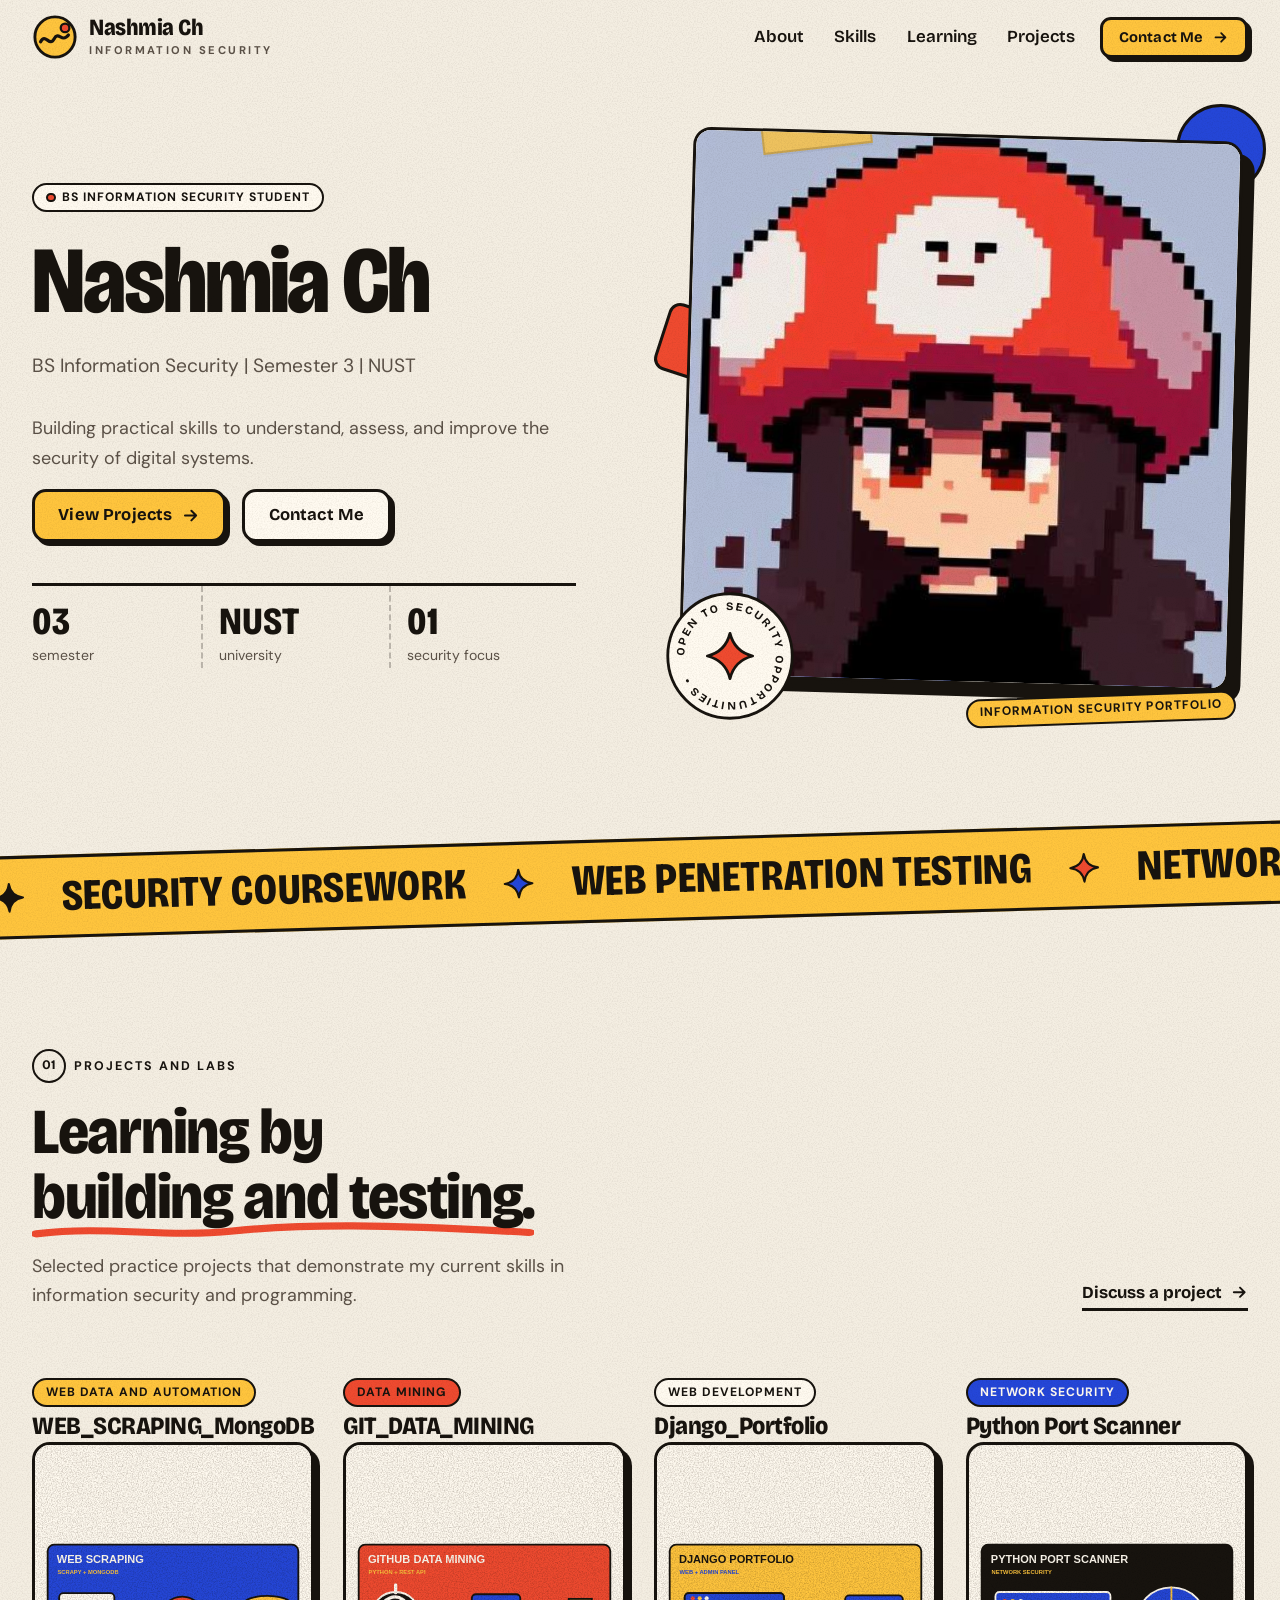
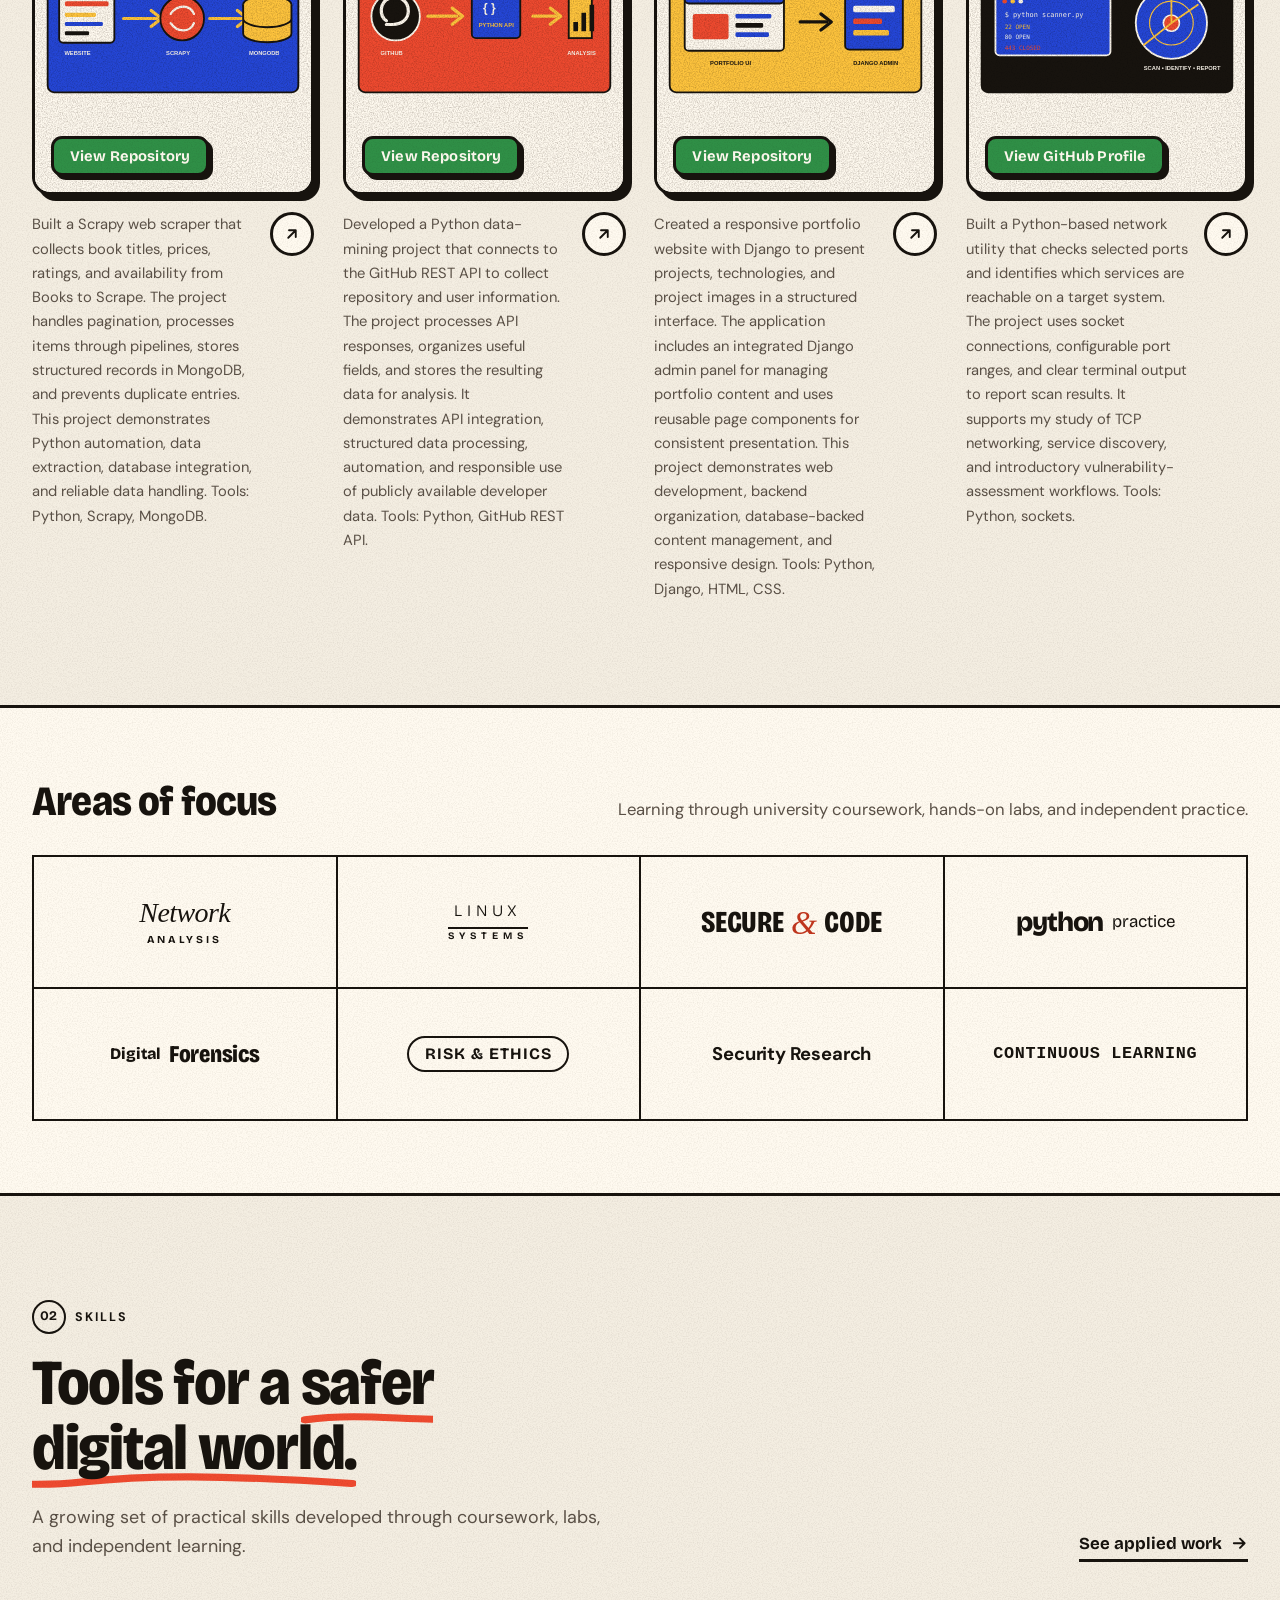
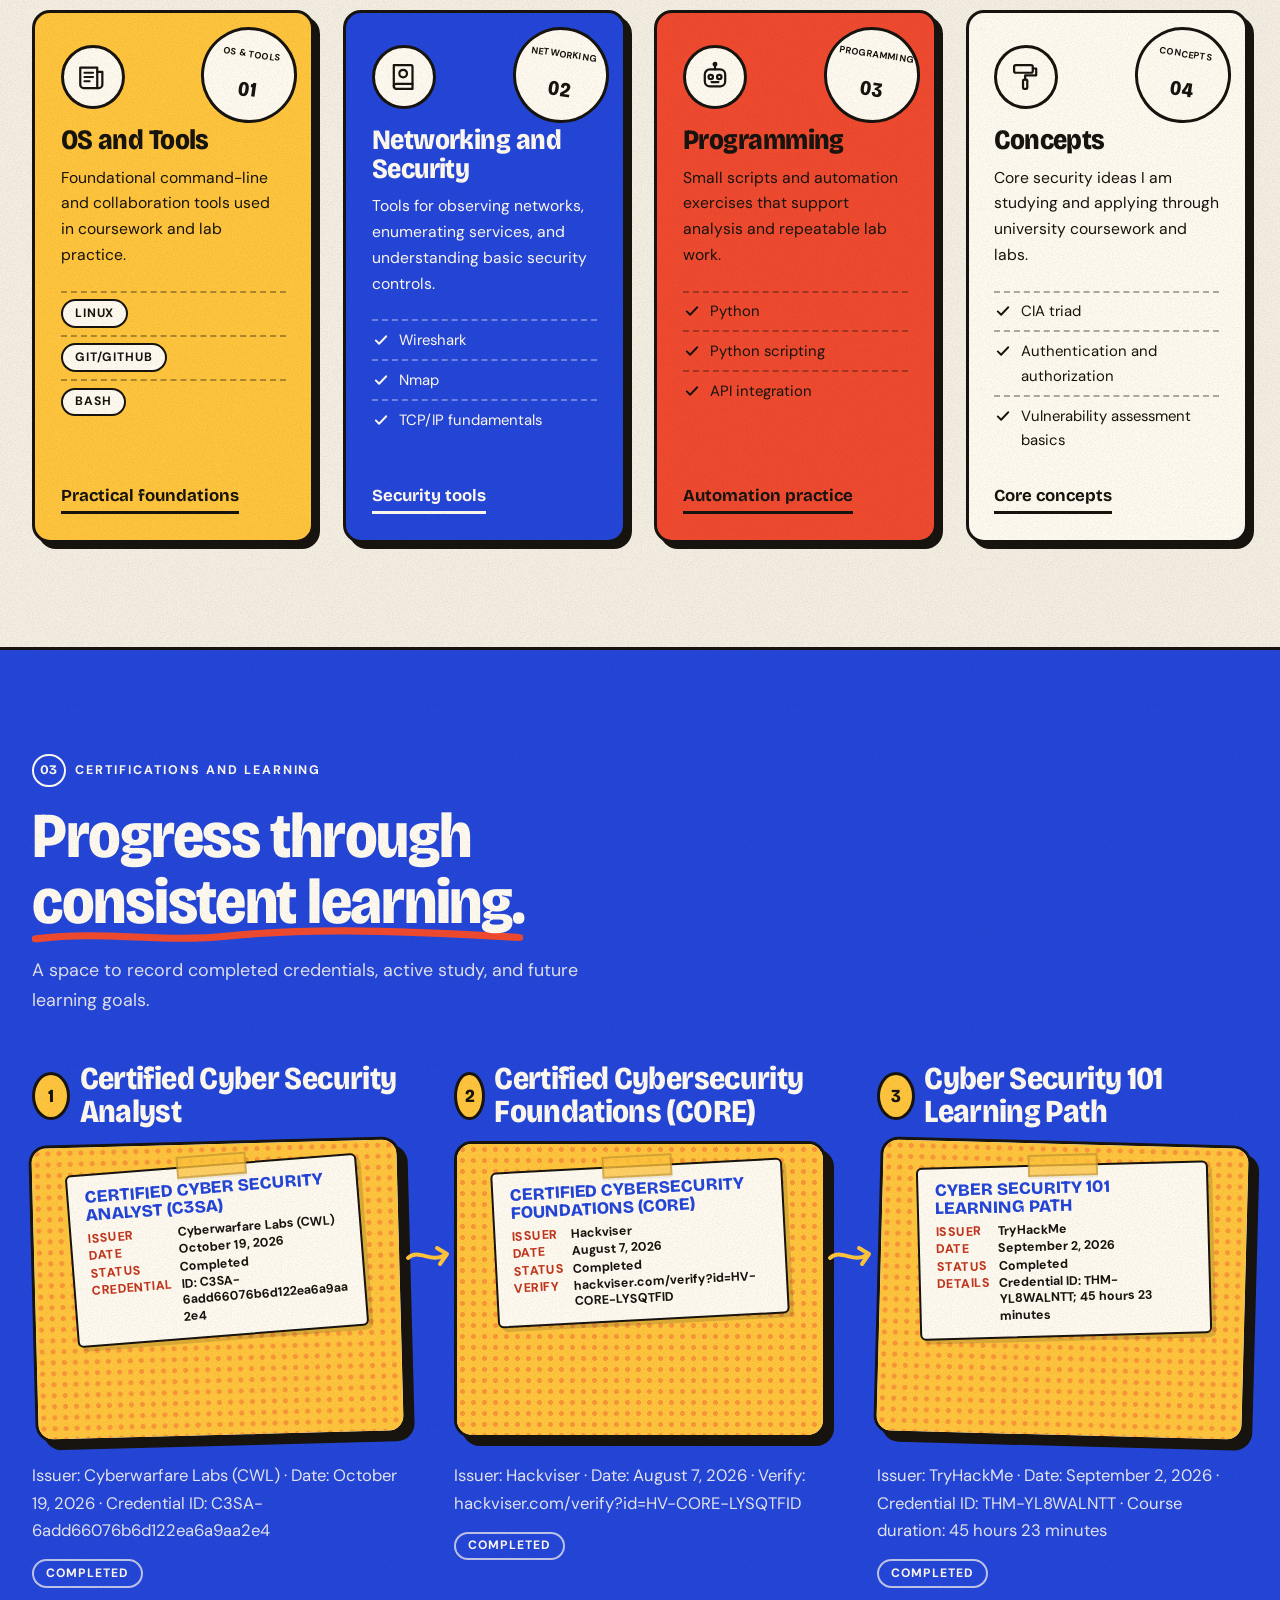
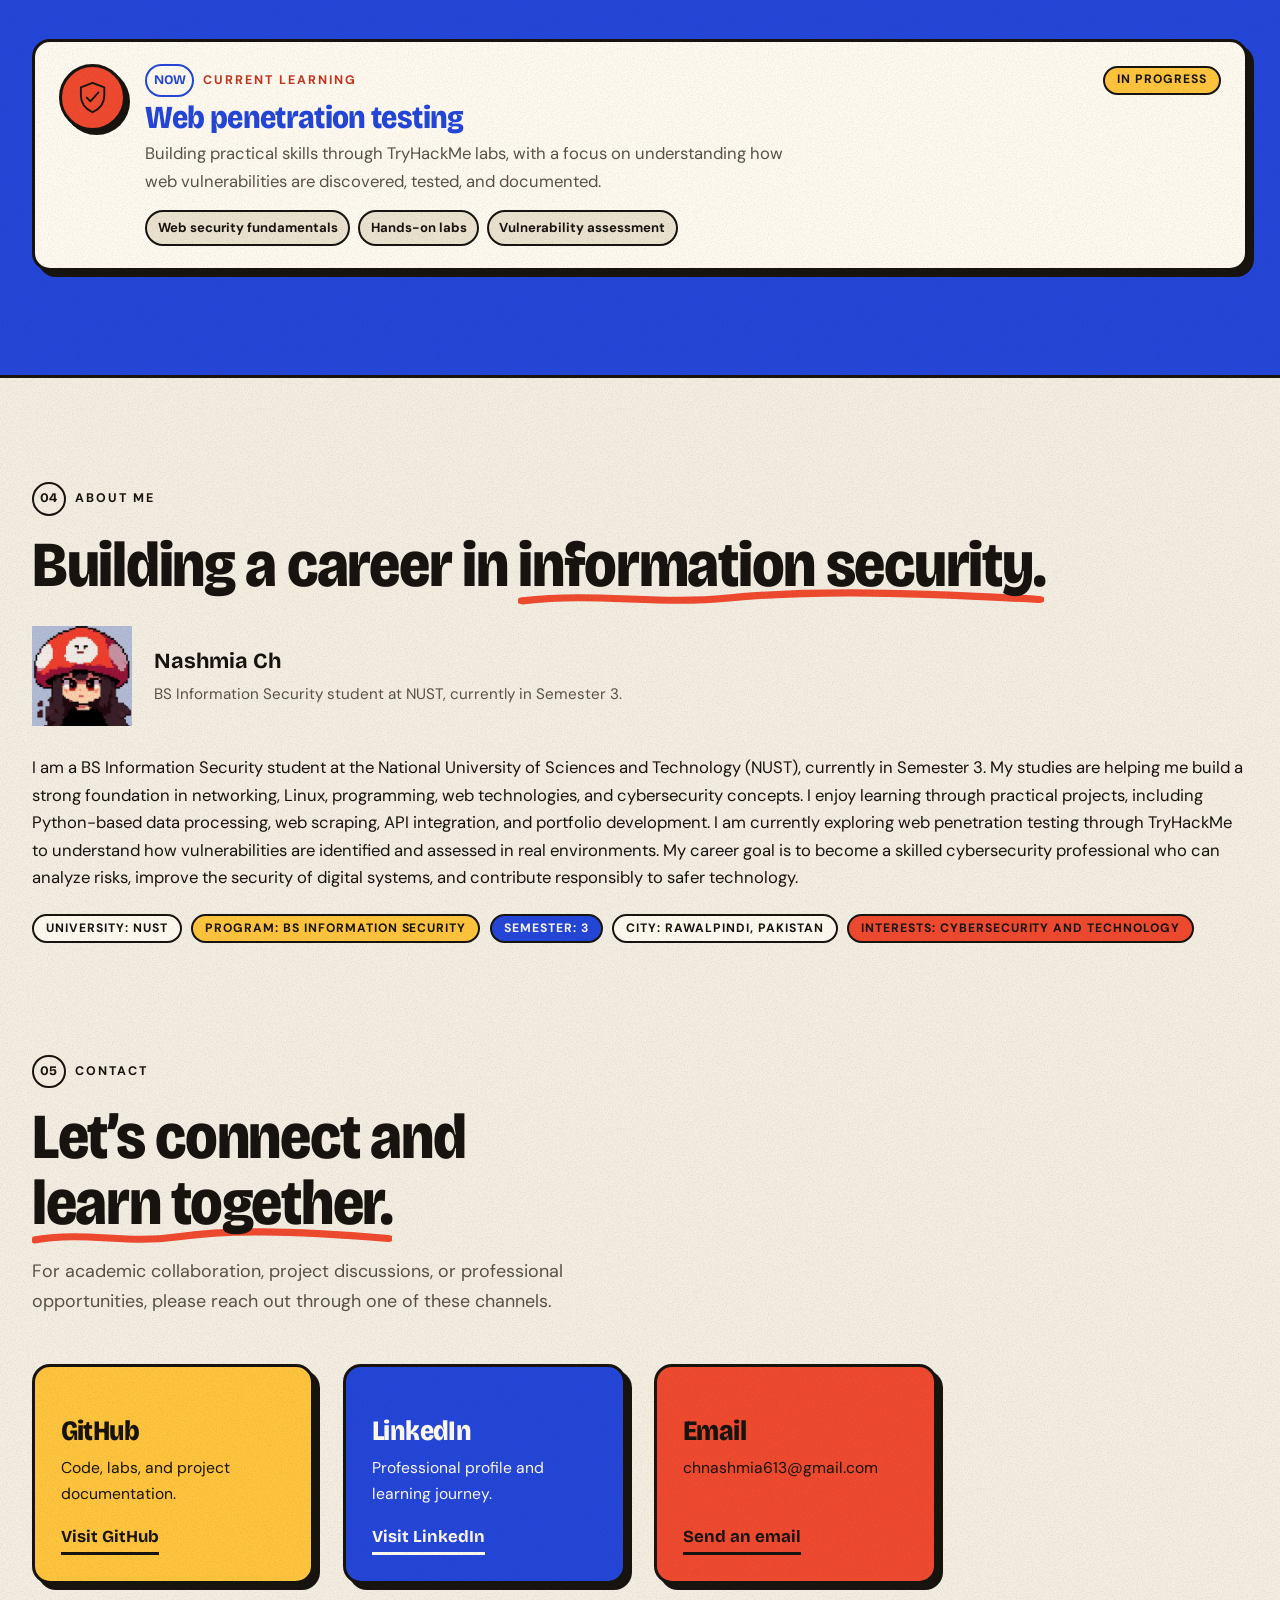
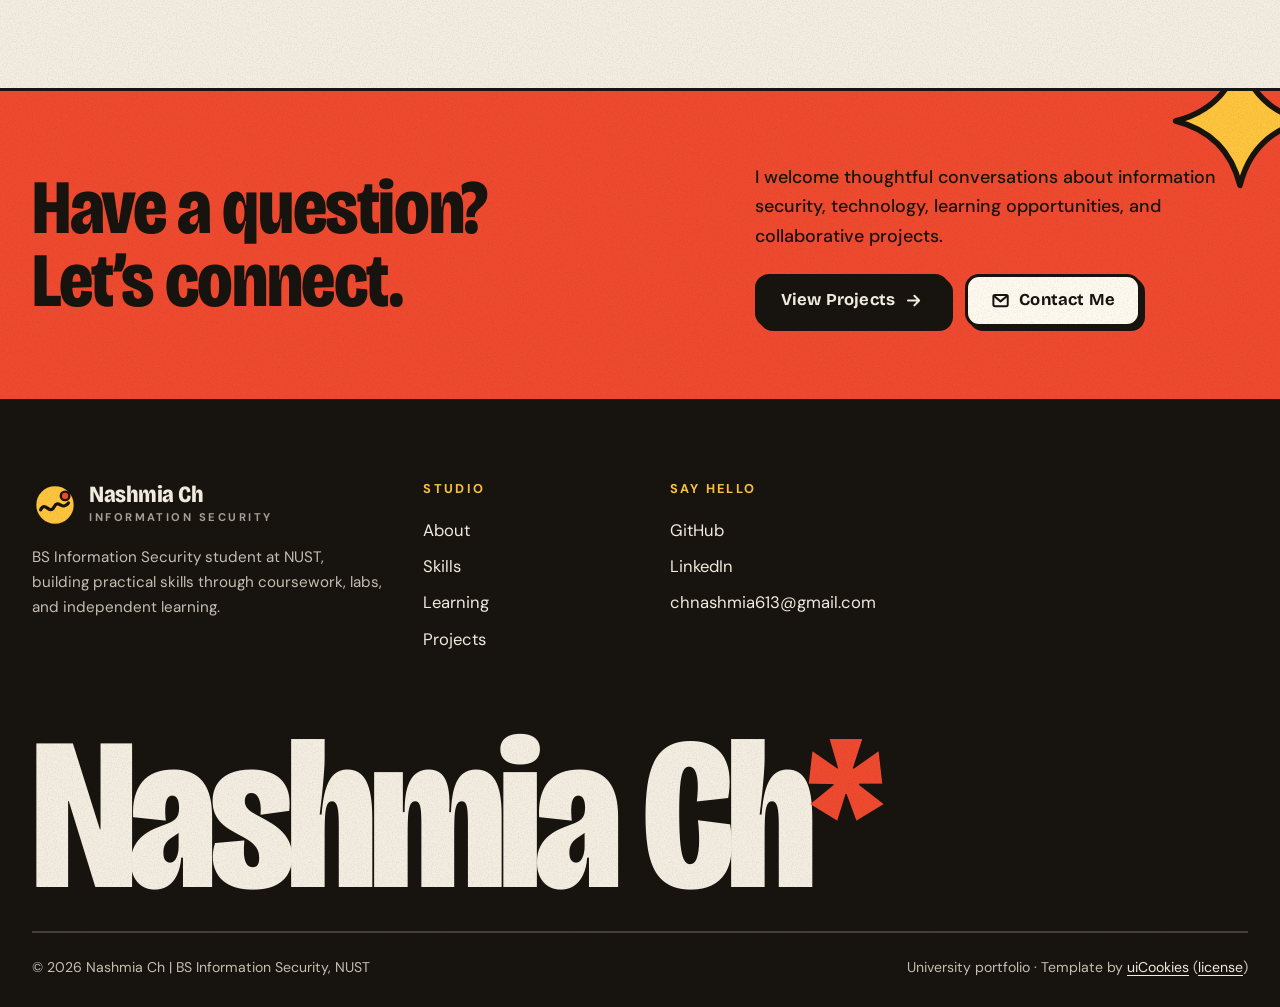
<file: index.html>
<!DOCTYPE html>
<html lang="en">
<head>
  <script>document.documentElement.classList.add('js')</script>
  <meta charset="utf-8">
  <meta name="viewport" content="width=device-width, initial-scale=1">
  <title>Nashmia Ch &mdash; Information Security Portfolio</title>
  <meta name="description" content="University portfolio for Nashmia Ch, a BS Information Security student at NUST in Semester 3.">
  <meta name="theme-color" content="#f4eee2">

  <link rel="preconnect" href="https://fonts.googleapis.com">
  <link rel="preconnect" href="https://fonts.gstatic.com" crossorigin>
  <link href="https://fonts.googleapis.com/css2?family=Bricolage+Grotesque:opsz,wdth,wght@12..96,75..100,300..800&family=DM+Sans:ital,opsz,wght@0,9..40,400..700;1,9..40,400..700&display=swap" rel="stylesheet">

  <link rel="stylesheet" href="css/vendor/bootstrap.min.css">
  <link rel="stylesheet" href="css/style.css">
</head>
<body>
  <svg class="sprite" aria-hidden="true" focusable="false" width="0" height="0"><defs><pattern id="p-dk" width="11" height="11" patternUnits="userSpaceOnUse"><circle class="f-ink" cx="5.5" cy="5.5" r="2.1"/></pattern>
<pattern id="p-dp" width="11" height="11" patternUnits="userSpaceOnUse"><circle class="f-pap" cx="5.5" cy="5.5" r="2.3"/></pattern>
<pattern id="p-dt" width="11" height="11" patternUnits="userSpaceOnUse"><circle class="f-tom" cx="5.5" cy="5.5" r="2.4"/></pattern>
<pattern id="p-dc" width="11" height="11" patternUnits="userSpaceOnUse"><circle class="f-cob" cx="5.5" cy="5.5" r="2.4"/></pattern>
<pattern id="p-ds" width="11" height="11" patternUnits="userSpaceOnUse"><circle class="f-sun" cx="5.5" cy="5.5" r="2.6"/></pattern>
<pattern id="p-hk" width="9" height="9" patternUnits="userSpaceOnUse" patternTransform="rotate(45)"><rect class="f-ink" width="2.4" height="9"/></pattern>
<pattern id="p-hp" width="9" height="9" patternUnits="userSpaceOnUse" patternTransform="rotate(45)"><rect class="f-pap" width="2.6" height="9"/></pattern><symbol id="art-night-shift" viewBox="0 0 400 500" preserveAspectRatio="xMidYMid slice"><rect class="fl f-cob" width="400" height="500"/><g class="fl"><circle class="f-dp" cx="288" cy="118" r="96"/><path class="f-pap" d="M70 61Q73 73 85 76Q73 79 70 91Q67 79 55 76Q67 73 70 61Z"/><path class="f-pap" d="M150 150Q152 158 160 160Q152 162 150 170Q148 162 140 160Q148 158 150 150Z"/><path class="f-pap" d="M372 251Q374.2 259.8 383 262Q374.2 264.2 372 273Q369.8 264.2 361 262Q369.8 259.8 372 251Z"/><path class="f-pap" d="M34 188Q35.6 194.4 42 196Q35.6 197.6 34 204Q32.4 197.6 26 196Q32.4 194.4 34 188Z"/><circle class="f-pap" cx="118" cy="40" r="3"/><circle class="f-pap" cx="210" cy="92" r="3"/><circle class="f-pap" cx="365" cy="330" r="3"/></g><g class="fl" transform="translate(5 4)"><circle class="f-sun" cx="288" cy="118" r="62"/></g><g class="ln"><circle cx="288" cy="118" r="62"/><circle class="th" cx="266" cy="98" r="10"/><circle class="th" cx="306" cy="140" r="14"/><circle class="th" cx="310" cy="94" r="5"/></g><g class="fl" transform="translate(5 4)"><rect class="f-pap" x="34" y="236" width="146" height="280"/><rect class="f-sun" x="52" y="262" width="28" height="30"/><rect class="f-cob" x="92" y="262" width="28" height="30"/><rect class="f-cob" x="132" y="262" width="28" height="30"/><rect class="f-cob" x="52" y="306" width="28" height="30"/><rect class="f-cob" x="92" y="306" width="28" height="30"/><rect class="f-sun" x="132" y="306" width="28" height="30"/><rect class="f-cob" x="52" y="350" width="28" height="30"/><rect class="f-sun" x="92" y="350" width="28" height="30"/><rect class="f-cob" x="132" y="350" width="28" height="30"/><rect class="f-cob" x="52" y="394" width="28" height="30"/><rect class="f-cob" x="92" y="394" width="28" height="30"/><rect class="f-sun" x="132" y="394" width="28" height="30"/><rect class="f-sun" x="52" y="438" width="28" height="30"/><rect class="f-cob" x="92" y="438" width="28" height="30"/><rect class="f-cob" x="132" y="438" width="28" height="30"/><rect class="f-tom" x="180" y="300" width="84" height="220"/><rect class="f-dk" x="180" y="300" width="84" height="220"/></g><g class="ln"><rect x="34" y="236" width="146" height="280"/><rect class="th" x="52" y="262" width="28" height="30"/><rect class="th" x="92" y="262" width="28" height="30"/><rect class="th" x="132" y="262" width="28" height="30"/><rect class="th" x="52" y="306" width="28" height="30"/><rect class="th" x="92" y="306" width="28" height="30"/><rect class="th" x="132" y="306" width="28" height="30"/><rect class="th" x="52" y="350" width="28" height="30"/><rect class="th" x="92" y="350" width="28" height="30"/><rect class="th" x="132" y="350" width="28" height="30"/><rect class="th" x="52" y="394" width="28" height="30"/><rect class="th" x="92" y="394" width="28" height="30"/><rect class="th" x="132" y="394" width="28" height="30"/><rect class="th" x="52" y="438" width="28" height="30"/><rect class="th" x="92" y="438" width="28" height="30"/><rect class="th" x="132" y="438" width="28" height="30"/><rect x="180" y="300" width="84" height="220"/><path d="M34 236L60 214H154L180 236"/><path class="th" d="M200 322V356M222 322V356M244 322V356"/></g><g class="fl" transform="translate(5 4)"><rect class="f-sun" x="150" y="470" width="260" height="40"/><path class="f-pap" d="M232 340H352V425Q352 468 309 468H275Q232 468 232 425Z"/><rect class="f-tom" x="232" y="380" width="120" height="30"/></g><g class="ln"><path d="M150 470H400"/><path d="M232 340H352V425Q352 468 309 468H275Q232 468 232 425Z"/><path d="M352 360Q392 360 392 395Q392 430 352 430"/><ellipse cx="292" cy="340" rx="60" ry="11"/><path class="th" d="M232 380H352M232 410H352"/><path d="M268 320q-13 -22 0 -44t0 -44t0 -44"/><path d="M296 320q-13 -22 0 -44t0 -44t0 -44t0 -44"/><path d="M324 320q-13 -22 0 -44t0 -44t0 -44"/></g><g class="ink"><ellipse cx="292" cy="341" rx="50" ry="6"/></g></symbol><symbol id="art-salt-orchard" viewBox="0 0 400 500" preserveAspectRatio="xMidYMid slice"><rect class="fl f-cob" width="400" height="500"/><g class="fl"><circle class="f-dp" cx="200" cy="262" r="162" opacity=".55"/><path class="f-pap" d="M52 186Q54 194 62 196Q54 198 52 206Q50 198 42 196Q50 194 52 186Z"/><path class="f-pap" d="M354 178Q356.4 187.6 366 190Q356.4 192.4 354 202Q351.6 192.4 342 190Q351.6 187.6 354 178Z"/></g><g class="fl" transform="translate(5 4)"><path class="f-tom" d="M186 440C192 392 178 352 192 318L210 318C204 352 216 392 214 440Z"/></g><g class="ln"><path d="M186 440C192 392 178 352 192 318L210 318C204 352 216 392 214 440Z"/><path class="th" d="M198 330L176 306M206 334L228 304"/></g><g class="fl" transform="translate(5 4)"><path class="f-pap" d="M200 170A45.3 45.3 0 0 1 269.2 184.6A39.3 39.3 0 0 1 316.4 223.8A33.5 33.5 0 0 1 326.7 275.1A35.8 35.8 0 0 1 296.7 322.2A42.8 42.8 0 0 1 236.1 350.3A46.2 46.2 0 0 1 163.9 350.3A42.8 42.8 0 0 1 103.3 322.2A35.8 35.8 0 0 1 73.3 275.1A33.5 33.5 0 0 1 83.6 223.8A39.3 39.3 0 0 1 130.8 184.6A45.3 45.3 0 0 1 200 170Z"/><path class="f-dc" d="M200 170A45.3 45.3 0 0 1 269.2 184.6A39.3 39.3 0 0 1 316.4 223.8A33.5 33.5 0 0 1 326.7 275.1A35.8 35.8 0 0 1 296.7 322.2A42.8 42.8 0 0 1 236.1 350.3A46.2 46.2 0 0 1 163.9 350.3A42.8 42.8 0 0 1 103.3 322.2A35.8 35.8 0 0 1 73.3 275.1A33.5 33.5 0 0 1 83.6 223.8A39.3 39.3 0 0 1 130.8 184.6A45.3 45.3 0 0 1 200 170Z" opacity=".45"/><g class="f-sun"><ellipse transform="rotate(-20 140 242)" cx="140" cy="242" rx="17" ry="12"/><ellipse transform="rotate(15 214 206)" cx="214" cy="206" rx="17" ry="12"/><ellipse transform="rotate(-35 266 268)" cx="266" cy="268" rx="17" ry="12"/><ellipse transform="rotate(10 182 296)" cx="182" cy="296" rx="17" ry="12"/><ellipse transform="rotate(40 252 222)" cx="252" cy="222" rx="17" ry="12"/><ellipse transform="rotate(25 112 296)" cx="112" cy="296" rx="17" ry="12"/></g></g><g class="ln"><path d="M200 170A45.3 45.3 0 0 1 269.2 184.6A39.3 39.3 0 0 1 316.4 223.8A33.5 33.5 0 0 1 326.7 275.1A35.8 35.8 0 0 1 296.7 322.2A42.8 42.8 0 0 1 236.1 350.3A46.2 46.2 0 0 1 163.9 350.3A42.8 42.8 0 0 1 103.3 322.2A35.8 35.8 0 0 1 73.3 275.1A33.5 33.5 0 0 1 83.6 223.8A39.3 39.3 0 0 1 130.8 184.6A45.3 45.3 0 0 1 200 170Z"/><ellipse transform="rotate(-20 140 242)" cx="140" cy="242" rx="17" ry="12"/><ellipse transform="rotate(15 214 206)" cx="214" cy="206" rx="17" ry="12"/><ellipse transform="rotate(-35 266 268)" cx="266" cy="268" rx="17" ry="12"/><ellipse transform="rotate(10 182 296)" cx="182" cy="296" rx="17" ry="12"/><ellipse transform="rotate(40 252 222)" cx="252" cy="222" rx="17" ry="12"/><ellipse transform="rotate(25 112 296)" cx="112" cy="296" rx="17" ry="12"/><path class="th" transform="rotate(-20 140 242)" d="M157 242l7 -3"/><path class="th" transform="rotate(15 214 206)" d="M231 206l7 -3"/><path class="th" transform="rotate(-35 266 268)" d="M283 268l7 -3"/><path class="th" transform="rotate(10 182 296)" d="M199 296l7 -3"/><path class="th" transform="rotate(40 252 222)" d="M269 222l7 -3"/><path class="th" transform="rotate(25 112 296)" d="M129 296l7 -3"/></g><g class="fl" transform="translate(5 4)"><path class="f-pap" d="M0 426q14 -12 28 0t28 0t28 0t28 0t28 0t28 0t28 0t28 0t28 0t28 0t28 0t28 0t28 0t28 0t28 0t28 0t28 0V520H0Z"/><path class="f-ink" d="M-28 452q14 -10 28 0t28 0t28 0t28 0t28 0t28 0t28 0t28 0t28 0t28 0t28 0t28 0t28 0t28 0t28 0t28 0t28 0t28 0V520H-28Z"/></g><g class="ln"><path d="M0 426q14 -12 28 0t28 0t28 0t28 0t28 0t28 0t28 0t28 0t28 0t28 0t28 0t28 0t28 0t28 0t28 0t28 0t28 0"/><path d="M-28 452q14 -10 28 0t28 0t28 0t28 0t28 0t28 0t28 0t28 0t28 0t28 0t28 0t28 0t28 0t28 0t28 0t28 0t28 0t28 0"/></g><g class="tx"><text class="f-pap" x="200" y="86" text-anchor="middle" font-size="60" letter-spacing="1">THE SALT</text><text class="f-pap" x="200" y="146" text-anchor="middle" font-size="60" letter-spacing="1">ORCHARD</text>
          <text class="f-sun" x="200" y="484" text-anchor="middle" font-size="17" letter-spacing="5">MARA QUINT</text></g></symbol><symbol id="art-pip-ferro" viewBox="0 0 400 500" preserveAspectRatio="xMidYMid slice"><rect class="fl f-sun" width="400" height="500"/><g class="fl"><circle class="f-dt" cx="200" cy="262" r="168" opacity=".55"/><ellipse class="f-ink" cx="200" cy="474" rx="132" ry="14" opacity=".2"/></g><g class="fl" transform="translate(5 4)"><rect class="f-cob" x="152" y="420" width="34" height="38"/><rect class="f-cob" x="214" y="420" width="34" height="38"/><rect class="f-tom" x="140" y="452" width="56" height="20" rx="8"/><rect class="f-tom" x="204" y="452" width="56" height="20" rx="8"/>
        <rect class="f-cob" x="130" y="304" width="140" height="124" rx="22"/><rect class="f-pap" x="160" y="324" width="80" height="58" rx="8"/><circle class="f-sun" cx="186" cy="352" r="15"/><circle class="f-tom" cx="222" cy="340" r="6"/><circle class="f-sun" cx="222" cy="364" r="6"/>
        <rect class="f-pap" x="186" y="290" width="28" height="16"/><rect class="f-sun" x="106" y="208" width="16" height="38" rx="4"/><rect class="f-sun" x="278" y="208" width="16" height="38" rx="4"/>
        <rect class="f-cob" x="118" y="166" width="164" height="124" rx="28"/><circle class="f-pap" cx="166" cy="224" r="25"/><circle class="f-pap" cx="234" cy="224" r="25"/><rect class="f-pap" x="170" y="256" width="60" height="18" rx="6"/><circle class="f-tom" cx="200" cy="120" r="12"/>
        <circle class="f-sun" cx="96" cy="400" r="15"/></g><g class="ln"><rect x="152" y="420" width="34" height="38"/><rect x="214" y="420" width="34" height="38"/><rect x="140" y="452" width="56" height="20" rx="8"/><rect x="204" y="452" width="56" height="20" rx="8"/>
        <path d="M132 334Q94 346 96 386"/><path d="M268 334Q312 318 318 282"/>
        <rect x="130" y="304" width="140" height="124" rx="22"/><rect class="th" x="160" y="324" width="80" height="58" rx="8"/><circle class="th" cx="186" cy="352" r="15"/><path class="th" d="M186 352L194 342"/>
        <rect x="186" y="290" width="28" height="16"/><rect x="106" y="208" width="16" height="38" rx="4"/><rect x="278" y="208" width="16" height="38" rx="4"/>
        <rect x="118" y="166" width="164" height="124" rx="28"/><circle cx="166" cy="224" r="25"/><circle cx="234" cy="224" r="25"/><rect x="170" y="256" width="60" height="18" rx="6"/><path class="th" d="M185 256V274M200 256V274M215 256V274"/>
        <path d="M200 166V132"/><circle cx="200" cy="120" r="12"/><circle cx="96" cy="400" r="15"/></g><g class="top"><circle class="f-pap" cx="175" cy="224" r="3.5"/><circle class="f-pap" cx="243" cy="224" r="3.5"/></g><g class="ink"><circle cx="171" cy="228" r="10"/><circle cx="239" cy="228" r="10"/></g><g class="fl" transform="translate(5 4)"><circle class="f-sun" cx="320" cy="274" r="15"/><circle class="f-tom" cx="322" cy="226" r="28"/><path class="f-pap" d="M300 236Q322 262 344 236Q334 250 322 250Q306 248 300 236Z"/><path class="f-sun" d="M348 218L370 226L348 234Z"/></g><g class="ln"><circle cx="320" cy="274" r="15"/><circle cx="322" cy="226" r="28"/><path d="M348 218L370 226L348 234"/><path class="th" d="M306 230Q316 250 332 238M296 222L280 212M296 230L278 228M316 198q4 -14 16 -12M314 252L310 262M328 252L330 262"/></g><g class="ink"><circle cx="332" cy="218" r="4.5"/></g><g class="fl" transform="translate(5 4)"><path class="f-pap" d="M318 124H384Q394 124 394 134V160Q394 170 384 170H352L340 186L338 170H318Q308 170 308 160V134Q308 124 318 124Z"/></g><g class="ln"><path d="M318 124H384Q394 124 394 134V160Q394 170 384 170H352L340 186L338 170H318Q308 170 308 160V134Q308 124 318 124Z"/></g><g class="ink"><path d="M64 138Q66.4 147.6 76 150Q66.4 152.4 64 162Q61.6 152.4 52 150Q61.6 147.6 64 138Z"/><path d="M84 284Q85.6 290.4 92 292Q85.6 293.6 84 300Q82.4 293.6 76 292Q82.4 290.4 84 284Z"/><path d="M360 370Q362 378 370 380Q362 382 360 390Q358 382 350 380Q358 378 360 370Z"/></g><g class="tx"><text class="f-ink" x="351" y="156" text-anchor="middle" font-size="24">hi!</text></g></symbol><symbol id="art-tide-lines" viewBox="0 0 800 500" preserveAspectRatio="xMidYMid slice"><rect class="fl f-pap" width="800" height="500"/><g class="fl"><rect class="f-dc" width="800" height="250" opacity=".28"/></g><g class="fl" transform="translate(5 4)"><circle class="f-sun" cx="400" cy="150" r="110"/></g><g class="ln"><circle cx="400" cy="150" r="110"/><path d="M528 150L560 150M510.9 214L538.6 230M464 260.9L480 288.6M400 278L400 310M336 260.9L320 288.6M289.1 214L261.4 230M272 150L240 150M289.1 86L261.4 70M336 39.1L320 11.4M400 22L400 -10M464 39.1L480 11.4M510.9 86L538.6 70"/><path class="th" d="M120 96q12 -12 24 0q12 -12 24 0M600 70q10 -10 20 0q10 -10 20 0M660 130q8 -8 16 0q8 -8 16 0"/></g><g class="fl" transform="translate(5 4)"><path class="f-cob" d="M0 238q25 -16 50 0t50 0t50 0t50 0t50 0t50 0t50 0t50 0t50 0t50 0t50 0t50 0t50 0t50 0t50 0t50 0t50 0t50 0V520H0Z"/></g><g class="ln"><path d="M0 238q25 -16 50 0t50 0t50 0t50 0t50 0t50 0t50 0t50 0t50 0t50 0t50 0t50 0t50 0t50 0t50 0t50 0t50 0t50 0"/></g><g class="fl" transform="translate(5 4)"><path class="f-pap" d="M-50 300q25 -14 50 0t50 0t50 0t50 0t50 0t50 0t50 0t50 0t50 0t50 0t50 0t50 0t50 0t50 0t50 0t50 0t50 0t50 0t50 0V520H-50Z"/><path class="f-dc" d="M-50 300q25 -14 50 0t50 0t50 0t50 0t50 0t50 0t50 0t50 0t50 0t50 0t50 0t50 0t50 0t50 0t50 0t50 0t50 0t50 0t50 0V520H-50Z" opacity=".7"/></g><g class="ln"><path d="M-50 300q25 -14 50 0t50 0t50 0t50 0t50 0t50 0t50 0t50 0t50 0t50 0t50 0t50 0t50 0t50 0t50 0t50 0t50 0t50 0t50 0"/></g><g class="fl" transform="translate(5 4)"><path class="f-cob" d="M-20 376q25 -14 50 0t50 0t50 0t50 0t50 0t50 0t50 0t50 0t50 0t50 0t50 0t50 0t50 0t50 0t50 0t50 0t50 0t50 0t50 0V520H-20Z"/></g><g class="ln"><path d="M-20 376q25 -14 50 0t50 0t50 0t50 0t50 0t50 0t50 0t50 0t50 0t50 0t50 0t50 0t50 0t50 0t50 0t50 0t50 0t50 0t50 0"/></g><g class="fl" transform="translate(5 4)"><path class="f-tom" d="M-70 464q25 -10 50 0t50 0t50 0t50 0t50 0t50 0t50 0t50 0t50 0t50 0t50 0t50 0t50 0t50 0t50 0t50 0t50 0t50 0t50 0t50 0V520H-70Z"/></g><g class="ln"><path d="M-70 464q25 -10 50 0t50 0t50 0t50 0t50 0t50 0t50 0t50 0t50 0t50 0t50 0t50 0t50 0t50 0t50 0t50 0t50 0t50 0t50 0t50 0"/></g><g class="fl" transform="translate(5 4)"><g transform="translate(96 336) scale(0.9 0.9)"><path class="f-sun" d="M116 0L152 -26L146 0L152 26Z"/><path class="f-sun" d="M0 0C30 -34 90 -34 120 0C90 34 30 34 0 0Z"/><path class="f-pap" d="M52 -24Q62 0 52 24Q44 0 52 -24Z"/></g><g transform="translate(560 306) scale(-1 1)"><path class="f-tom" d="M116 0L152 -26L146 0L152 26Z"/><path class="f-tom" d="M0 0C30 -34 90 -34 120 0C90 34 30 34 0 0Z"/><path class="f-pap" d="M52 -24Q62 0 52 24Q44 0 52 -24Z"/></g><g transform="translate(300 426) scale(0.8 0.8)"><path class="f-tom" d="M116 0L152 -26L146 0L152 26Z"/><path class="f-tom" d="M0 0C30 -34 90 -34 120 0C90 34 30 34 0 0Z"/><path class="f-pap" d="M52 -24Q62 0 52 24Q44 0 52 -24Z"/></g><g transform="translate(724 440) scale(-0.8 0.8)"><path class="f-sun" d="M116 0L152 -26L146 0L152 26Z"/><path class="f-sun" d="M0 0C30 -34 90 -34 120 0C90 34 30 34 0 0Z"/><path class="f-pap" d="M52 -24Q62 0 52 24Q44 0 52 -24Z"/></g></g><g class="ln"><g transform="translate(96 336) scale(0.9 0.9)"><path d="M116 0L152 -26L146 0L152 26Z"/><path d="M0 0C30 -34 90 -34 120 0C90 34 30 34 0 0Z"/><path class="th" d="M52 -24Q62 0 52 24M76 -22Q84 0 76 22"/></g><g transform="translate(560 306) scale(-1 1)"><path d="M116 0L152 -26L146 0L152 26Z"/><path d="M0 0C30 -34 90 -34 120 0C90 34 30 34 0 0Z"/><path class="th" d="M52 -24Q62 0 52 24M76 -22Q84 0 76 22"/></g><g transform="translate(300 426) scale(0.8 0.8)"><path d="M116 0L152 -26L146 0L152 26Z"/><path d="M0 0C30 -34 90 -34 120 0C90 34 30 34 0 0Z"/><path class="th" d="M52 -24Q62 0 52 24M76 -22Q84 0 76 22"/></g><g transform="translate(724 440) scale(-0.8 0.8)"><path d="M116 0L152 -26L146 0L152 26Z"/><path d="M0 0C30 -34 90 -34 120 0C90 34 30 34 0 0Z"/><path class="th" d="M52 -24Q62 0 52 24M76 -22Q84 0 76 22"/></g><circle class="th" cx="190" cy="290" r="8"/><circle class="th" cx="206" cy="262" r="5"/><circle class="th" cx="470" cy="250" r="7"/><circle class="th" cx="484" cy="226" r="4"/><circle class="th" cx="640" cy="380" r="6"/><circle class="th" cx="380" cy="390" r="5"/></g><g class="ink"><circle cx="119.4" cy="330.6" r="4.5"/><circle cx="534" cy="300" r="5"/><circle cx="320.8" cy="421.2" r="4"/><circle cx="703.2" cy="435.2" r="4"/></g></symbol></defs></svg>
  <a class="skip-link" href="#main">Skip to main content</a>

  <!-- ============================ HEADER ============================ -->
  <header class="site-header">
    <nav class="navbar navbar-expand-lg" aria-label="Primary">
      <div class="container">
        <a class="brand" href="index.html" aria-label="Nashmia Ch — home">
          <svg class="brand-mark" viewBox="0 0 48 48" aria-hidden="true"><circle class="f-sun" cx="24" cy="24" r="21" stroke="#17130e" stroke-width="3"/><path d="M9 29c5-10 9 6 14-3s8 5 15-4" fill="none" stroke="#17130e" stroke-width="3.4" stroke-linecap="round"/><circle class="f-tom" cx="34.5" cy="14.5" r="4.5" stroke="#17130e" stroke-width="2.4"/></svg>
          <span><span class="brand-name">Nashmia Ch</span><span class="brand-sub">Information Security</span></span>
        </a>
        <button class="nav-toggle d-lg-none" type="button" data-bs-toggle="collapse" data-bs-target="#primary-nav" aria-controls="primary-nav" aria-expanded="false" aria-label="Toggle menu">
          <span></span><span></span>
        </button>
        <div class="collapse navbar-collapse" id="primary-nav">
          <ul class="navbar-nav nav-menu ms-auto align-items-lg-center">
            <li class="nav-item"><a class="nav-link" href="#about">About</a></li>
            <li class="nav-item"><a class="nav-link" href="#skills">Skills</a></li>
            <li class="nav-item"><a class="nav-link" href="#certifications">Learning</a></li>
            <li class="nav-item"><a class="nav-link" href="#projects">Projects</a></li>
            <li class="nav-item"><a class="btn-lw btn-sm nav-cta" href="#contact">Contact Me <svg viewBox="0 0 24 24" fill="none" stroke="currentColor" stroke-width="2.5" stroke-linecap="round" stroke-linejoin="round" aria-hidden="true"><path d="M5 12h14M13 6l6 6-6 6"/></svg></a></li>
          </ul>
        </div>
      </div>
    </nav>
  </header>

  <main id="main">
    <!-- ============================ HERO ============================ -->
    <section class="hero" aria-labelledby="hero-title">
      <div class="container">
        <div class="hero-grid">
          <div class="hero-copy">
            <span class="chip hero-status"><span class="dot" aria-hidden="true"></span> BS Information Security student</span>
            <h1 id="hero-title" class="reveal">Nashmia Ch</h1>
            <p class="hero-sub reveal d1">BS Information Security | Semester 3 | NUST</p>
            <p class="section-lead reveal d1">Building practical skills to understand, assess, and improve the security of digital systems.</p>
            <div class="hero-actions reveal d2">
              <a class="btn-lw" href="#projects">View Projects <svg viewBox="0 0 24 24" fill="none" stroke="currentColor" stroke-width="2.5" stroke-linecap="round" stroke-linejoin="round" aria-hidden="true"><path d="M5 12h14M13 6l6 6-6 6"/></svg></a>
              <a class="btn-lw btn-paper" href="#contact">Contact Me</a>
            </div>
            <div class="hero-stats reveal d3">
              <div><strong>03</strong><span>semester</span></div>
              <div><strong>NUST</strong><span>university</span></div>
              <div><strong>01</strong><span>security focus</span></div>
            </div>
          </div>

          <div class="hero-art">
            <span class="hero-shape hero-shape-1" aria-hidden="true"></span>
            <span class="hero-shape hero-shape-2" aria-hidden="true"></span>
            <div class="art-frame grain hero-board">
              <span class="tape tape-tl" aria-hidden="true"></span>
              <img src="assets/nashmia.jpeg" alt="Nashmia Ch, BS Information Security student at NUST" width="600" height="600" style="position:absolute; inset:0; z-index:1; width:100%; height:100%; object-fit:cover;">
              <svg viewBox="0 0 600 600" role="img" aria-label="Decorative portfolio artwork for Nashmia Ch's information security portfolio"><rect class="fl f-pap" width="600" height="600"/><g class="fl"><circle class="f-sun" cx="436" cy="186" r="148"/><path class="f-dt" d="M436 186H584A148 148 0 0 1 436 334Z"/>
          <path class="f-dk" d="M0 540H600V600H0Z" opacity=".55"/></g><g class="fl" transform="translate(5 4)"><path class="f-cob" d="M50 606V300A125 125 0 0 1 300 300V606Z"/><path class="f-pap" d="M95 318Q175 248 255 318Q175 388 95 318Z"/><circle class="f-tom" cx="175" cy="318" r="33"/></g><g class="ln"><path d="M50 606V300A125 125 0 0 1 300 300V606"/><path d="M95 318Q175 248 255 318Q175 388 95 318Z"/><circle cx="175" cy="318" r="33"/>
          <path d="M121 297L108 283M149 283L143 265M175 280V260M201 283L207 265M229 297L242 283"/>
          <path class="th pl" d="M70 430q10 -9 20 0t20 0t20 0t20 0t20 0t20 0t20 0t20 0t20 0t20 0"/><path class="th pl" d="M70 462q10 -9 20 0t20 0t20 0t20 0t20 0t20 0t20 0t20 0t20 0t20 0"/><path class="th pl" d="M70 494q10 -9 20 0t20 0t20 0t20 0t20 0t20 0t20 0t20 0t20 0t20 0"/></g><g class="top"><circle class="f-pap" cx="186" cy="307" r="6"/></g><g class="ink"><circle cx="175" cy="318" r="14"/></g><g class="fl" transform="translate(5 4)"><path class="f-cob" d="M446 508H574L560 606H460Z"/><rect class="f-cob" x="434" y="484" width="152" height="28" rx="5"/><path class="f-dp" d="M450 532H570L566 562H454Z"/><path class="f-sun" transform="translate(508 486) rotate(-118)" d="M0 0C33 -47.2 87.3 -44.8 118 0C82.6 35.4 35.4 35.4 0 0Z"/><path class="f-tom" transform="translate(512 486) rotate(-72)" d="M0 0C38.6 -55.2 102.1 -52.4 138 0C96.6 41.4 41.4 41.4 0 0Z"/><path class="f-tom" transform="translate(505 490) rotate(-158)" d="M0 0C25.8 -36.8 68.1 -35 92 0C64.4 27.6 27.6 27.6 0 0Z"/><path class="f-sun" transform="translate(515 490) rotate(-28)" d="M0 0C25.8 -36.8 68.1 -35 92 0C64.4 27.6 27.6 27.6 0 0Z"/></g><g class="ln"><path transform="translate(508 486) rotate(-118)" d="M0 0C33 -47.2 87.3 -44.8 118 0C82.6 35.4 35.4 35.4 0 0Z"/><path class="th" transform="translate(508 486) rotate(-118)" d="M4 0Q59 -7.1 101.5 0"/><path transform="translate(512 486) rotate(-72)" d="M0 0C38.6 -55.2 102.1 -52.4 138 0C96.6 41.4 41.4 41.4 0 0Z"/><path class="th" transform="translate(512 486) rotate(-72)" d="M4 0Q69 -8.3 118.7 0"/><path transform="translate(505 490) rotate(-158)" d="M0 0C25.8 -36.8 68.1 -35 92 0C64.4 27.6 27.6 27.6 0 0Z"/><path class="th" transform="translate(505 490) rotate(-158)" d="M4 0Q46 -5.5 79.1 0"/><path transform="translate(515 490) rotate(-28)" d="M0 0C25.8 -36.8 68.1 -35 92 0C64.4 27.6 27.6 27.6 0 0Z"/><path class="th" transform="translate(515 490) rotate(-28)" d="M4 0Q46 -5.5 79.1 0"/><path d="M446 512L460 606M574 512L560 606"/><rect x="434" y="484" width="152" height="28" rx="5"/></g><g class="ln"><path class="tube squiggle" pathLength="1" d="M312 434C312.7 434.5 314.8 435.4 315.9 436.7C317.1 438.1 318.2 440 319 442.2C319.7 444.5 320.2 447.2 320.2 450.1C320.3 453.1 320 456.4 319.2 459.8C318.3 463.1 317.1 466.8 315.3 470.3C313.5 473.8 311.2 477.5 308.5 480.8C305.8 484.2 302.5 487.5 298.9 490.4C295.3 493.3 291.2 496.1 286.9 498.3C282.6 500.6 277.9 502.5 273.2 503.8C268.5 505.2 263.5 506.1 258.6 506.6C253.7 507 248.7 506.9 244 506.4C239.3 505.8 234.6 504.7 230.3 503.4C226 502 221.9 500.1 218.3 498C214.7 495.9 211.4 493.4 208.7 490.9C206 488.3 203.7 485.5 201.9 482.8C200.1 480.2 198.8 477.4 198 474.8C197.2 472.3 196.9 469.8 196.9 467.7C197 465.6 197.5 463.7 198.2 462.3C199 461 200.1 459.9 201.3 459.3C202.4 458.8 203.9 458.7 205.2 459.1C206.5 459.6 208 460.5 209.1 461.9C210.3 463.2 211.4 465.1 212.1 467.4C212.9 469.6 213.4 472.4 213.4 475.3C213.5 478.2 213.2 481.5 212.4 484.9C211.5 488.2 210.3 491.9 208.5 495.4C206.7 498.9 204.4 502.6 201.7 505.9C198.9 509.3 195.7 512.6 192.1 515.6C188.5 518.5 184.4 521.2 180.1 523.5C175.8 525.7 171.1 527.6 166.4 529C161.7 530.3 156.6 531.3 151.8 531.7C146.9 532.1 141.9 532 137.2 531.5C132.4 531 127.7 529.9 123.5 528.5C119.2 527.1 115.1 525.2 111.5 523.1C107.9 521 104.6 518.5 101.9 516C99.1 513.5 96.9 510.7 95.1 508C93.3 505.3 92 502.5 91.2 500C90.4 497.4 90.1 494.9 90.1 492.9C90.2 490.8 90.7 488.9 91.4 487.5C92.1 486.1 93.3 485 94.4 484.5C95.6 483.9 103.8 478.3 98.4 484.3C93 490.2 69.7 509.4 62 520C54.3 530.6 53.7 543.3 52 548"/></g><g class="top"><path class="rib squiggle" pathLength="1" d="M312 434C312.7 434.5 314.8 435.4 315.9 436.7C317.1 438.1 318.2 440 319 442.2C319.7 444.5 320.2 447.2 320.2 450.1C320.3 453.1 320 456.4 319.2 459.8C318.3 463.1 317.1 466.8 315.3 470.3C313.5 473.8 311.2 477.5 308.5 480.8C305.8 484.2 302.5 487.5 298.9 490.4C295.3 493.3 291.2 496.1 286.9 498.3C282.6 500.6 277.9 502.5 273.2 503.8C268.5 505.2 263.5 506.1 258.6 506.6C253.7 507 248.7 506.9 244 506.4C239.3 505.8 234.6 504.7 230.3 503.4C226 502 221.9 500.1 218.3 498C214.7 495.9 211.4 493.4 208.7 490.9C206 488.3 203.7 485.5 201.9 482.8C200.1 480.2 198.8 477.4 198 474.8C197.2 472.3 196.9 469.8 196.9 467.7C197 465.6 197.5 463.7 198.2 462.3C199 461 200.1 459.9 201.3 459.3C202.4 458.8 203.9 458.7 205.2 459.1C206.5 459.6 208 460.5 209.1 461.9C210.3 463.2 211.4 465.1 212.1 467.4C212.9 469.6 213.4 472.4 213.4 475.3C213.5 478.2 213.2 481.5 212.4 484.9C211.5 488.2 210.3 491.9 208.5 495.4C206.7 498.9 204.4 502.6 201.7 505.9C198.9 509.3 195.7 512.6 192.1 515.6C188.5 518.5 184.4 521.2 180.1 523.5C175.8 525.7 171.1 527.6 166.4 529C161.7 530.3 156.6 531.3 151.8 531.7C146.9 532.1 141.9 532 137.2 531.5C132.4 531 127.7 529.9 123.5 528.5C119.2 527.1 115.1 525.2 111.5 523.1C107.9 521 104.6 518.5 101.9 516C99.1 513.5 96.9 510.7 95.1 508C93.3 505.3 92 502.5 91.2 500C90.4 497.4 90.1 494.9 90.1 492.9C90.2 490.8 90.7 488.9 91.4 487.5C92.1 486.1 93.3 485 94.4 484.5C95.6 483.9 103.8 478.3 98.4 484.3C93 490.2 69.7 509.4 62 520C54.3 530.6 53.7 543.3 52 548"/></g><g class="fl" transform="translate(5 4)"><path class="f-sun" d="M46 522Q52 546 76 552Q52 558 46 582Q40 558 16 552Q40 546 46 522Z"/></g><g class="ln"><path d="M46 522Q52 546 76 552Q52 558 46 582Q40 558 16 552Q40 546 46 522Z"/></g><g class="fl" transform="translate(5 4)"><g transform="translate(368.6 385) rotate(-40)"><path class="f-pap" d="M0 -24L-70 0L0 24Z"/><rect class="f-tom" x="0" y="-24" width="210" height="48"/><rect class="f-pap" x="210" y="-24" width="30" height="48"/><path class="f-cob" d="M240 -24H262Q278 -24 278 -8V8Q278 24 262 24H240Z"/></g></g><g class="ln"><g transform="translate(368.6 385) rotate(-40)"><path d="M0 -24L-70 0L0 24"/><rect x="0" y="-24" width="210" height="48"/><rect x="210" y="-24" width="30" height="48"/><path d="M240 -24H262Q278 -24 278 -8V8Q278 24 262 24H240"/>
          <path class="th" d="M0 -8H210M0 8H210M220 -24V24M230 -24V24M0 -24q-9 8 0 16q-9 8 0 16q-9 8 0 16"/></g></g><g class="ink"><g transform="translate(368.6 385) rotate(-40)"><path d="M-47 -8L-72 0L-47 8Z"/></g></g><g class="fl" transform="translate(5 4)"><path class="f-tom" d="M92 66Q97.2 86.8 118 92Q97.2 97.2 92 118Q86.8 97.2 66 92Q86.8 86.8 92 66Z"/><path class="f-cob" d="M556 44Q559.6 58.4 574 62Q559.6 65.6 556 80Q552.4 65.6 538 62Q552.4 58.4 556 44Z"/><circle class="f-tom" cx="352" cy="96" r="20"/></g><g class="ln"><path d="M92 66Q97.2 86.8 118 92Q97.2 97.2 92 118Q86.8 97.2 66 92Q86.8 86.8 92 66Z"/><path d="M556 44Q559.6 58.4 574 62Q559.6 65.6 556 80Q552.4 65.6 538 62Q552.4 58.4 556 44Z"/><circle cx="352" cy="96" r="20"/></g><g class="ink"><path d="M280 48Q282.4 57.6 292 60Q282.4 62.4 280 72Q277.6 62.4 268 60Q277.6 57.6 280 48Z"/><path d="M386 459Q388.2 467.8 397 470Q388.2 472.2 386 481Q383.8 472.2 375 470Q383.8 467.8 386 459Z"/><circle cx="36" cy="200" r="5"/><circle cx="590" cy="420" r="5"/></g></svg>
            </div>
            <svg class="hero-badge" viewBox="0 0 140 140" aria-hidden="true" focusable="false">
            <circle class="f-pap" cx="70" cy="70" r="66" stroke="#17130e" stroke-width="3"/>
            <g class="ring"><path id="badge-path" d="M70 70m-49 0a49 49 0 1 1 98 0a49 49 0 1 1 -98 0" fill="none"/><text><textPath href="#badge-path">OPEN TO SECURITY OPPORTUNITIES &#8226;</textPath></text></g>
            <path class="f-tom" stroke="#17130e" stroke-width="3" stroke-linejoin="round" d="M70 46Q74.8 65.2 94 70Q74.8 74.8 70 94Q65.2 74.8 46 70Q65.2 65.2 70 46Z"/>
          </svg>
            <span class="chip chip-sun hero-caption">information security portfolio</span>
          </div>
        </div>
      </div>
    </section>

    <div class="band-wrap" aria-label="Disciplines">
      <div class="band">
        <div class="band-track">
          <ul class="band-list">
            <li><svg viewBox="0 0 24 24" aria-hidden="true"><path fill="currentColor" stroke="#17130e" stroke-width="1.6" stroke-linejoin="round" d="M12 1.5Q13.3 10.7 22.5 12Q13.3 13.3 12 22.5Q10.7 13.3 1.5 12Q10.7 10.7 12 1.5Z"/></svg>Security coursework</li>
            <li><svg viewBox="0 0 24 24" aria-hidden="true"><path fill="currentColor" stroke="#17130e" stroke-width="1.6" stroke-linejoin="round" d="M12 1.5Q13.3 10.7 22.5 12Q13.3 13.3 12 22.5Q10.7 13.3 1.5 12Q10.7 10.7 12 1.5Z"/></svg>Web penetration testing</li>
            <li><svg viewBox="0 0 24 24" aria-hidden="true"><path fill="currentColor" stroke="#17130e" stroke-width="1.6" stroke-linejoin="round" d="M12 1.5Q13.3 10.7 22.5 12Q13.3 13.3 12 22.5Q10.7 13.3 1.5 12Q10.7 10.7 12 1.5Z"/></svg>Network security</li>
            <li><svg viewBox="0 0 24 24" aria-hidden="true"><path fill="currentColor" stroke="#17130e" stroke-width="1.6" stroke-linejoin="round" d="M12 1.5Q13.3 10.7 22.5 12Q13.3 13.3 12 22.5Q10.7 13.3 1.5 12Q10.7 10.7 12 1.5Z"/></svg>Linux security</li>
            <li><svg viewBox="0 0 24 24" aria-hidden="true"><path fill="currentColor" stroke="#17130e" stroke-width="1.6" stroke-linejoin="round" d="M12 1.5Q13.3 10.7 22.5 12Q13.3 13.3 12 22.5Q10.7 13.3 1.5 12Q10.7 10.7 12 1.5Z"/></svg>Python automation</li>
            <li><svg viewBox="0 0 24 24" aria-hidden="true"><path fill="currentColor" stroke="#17130e" stroke-width="1.6" stroke-linejoin="round" d="M12 1.5Q13.3 10.7 22.5 12Q13.3 13.3 12 22.5Q10.7 13.3 1.5 12Q10.7 10.7 12 1.5Z"/></svg>Vulnerability assessment</li>
          </ul>
        </div>
      </div>
    </div>

    <!-- ============================ PROJECTS AND LABS ============================ -->
    <section class="section" id="projects" aria-labelledby="work-title">
      <div class="container">
        <div class="section-head">
          <div>
            <p class="eyebrow"><span class="num">01</span> Projects and labs</p>
            <h2 class="section-title" id="work-title">Learning by <span class="scribble">building and testing.</span></h2>
            <p class="section-lead">Selected practice projects that demonstrate my current skills in information security and programming.</p>
          </div>
          <a class="link-arrow" href="#contact">Discuss a project <svg viewBox="0 0 24 24" fill="none" stroke="currentColor" stroke-width="2.5" stroke-linecap="round" stroke-linejoin="round" aria-hidden="true"><path d="M5 12h14M13 6l6 6-6 6"/></svg></a>
        </div>
        <div class="work-bento">
          <article class="work-card is-feature reveal">
            <div class="work-meta"><div><span class="chip chip-sun">Web data and automation</span><h3>WEB_SCRAPING_MongoDB</h3></div></div>
            <div class="art-frame grain ratio-45"><img src="assets/project-web-scraping.svg" alt="Web scraping and MongoDB project diagram showing a website, Scrapy, and a database pipeline" width="1200" height="750" style="width:100%;height:100%;object-fit:contain;background:#fffaf0;"><a class="btn-lw btn-sm btn-green" href="https://github.com/ch-nashmia/WEB_SCRAPING_MongoDB" target="_blank" rel="noopener noreferrer" style="position:absolute; left:1rem; bottom:1rem; z-index:2;">View Repository</a></div>
            <div class="work-meta">
              <div>
                <p>Built a Scrapy web scraper that collects book titles, prices, ratings, and availability from Books to Scrape. The project handles pagination, processes items through pipelines, stores structured records in MongoDB, and prevents duplicate entries. This project demonstrates Python automation, data extraction, database integration, and reliable data handling. Tools: Python, Scrapy, MongoDB.</p>
              </div>
              <span class="work-view" aria-hidden="true"><svg viewBox="0 0 24 24" fill="none" stroke="currentColor" stroke-width="2.5" stroke-linecap="round" stroke-linejoin="round" aria-hidden="true"><path d="M7 17L17 7M8 7h9v9"/></svg></span>
            </div>
          </article>
          <article class="work-card reveal d1">
            <div class="work-meta"><div><span class="chip chip-tom">Data mining</span><h3>GIT_DATA_MINING</h3></div></div>
            <div class="art-frame grain ratio-45"><img src="assets/project-git-data-mining.svg" alt="GitHub data mining project diagram showing repositories, a Python API process, and analysis" width="1200" height="750" style="width:100%;height:100%;object-fit:contain;background:#fffaf0;"><a class="btn-lw btn-sm btn-green" href="https://github.com/ch-nashmia/GIT_DATA_MINING" target="_blank" rel="noopener noreferrer" style="position:absolute; left:1rem; bottom:1rem; z-index:2;">View Repository</a></div>
            <div class="work-meta">
              <div>
                <p>Developed a Python data-mining project that connects to the GitHub REST API to collect repository and user information. The project processes API responses, organizes useful fields, and stores the resulting data for analysis. It demonstrates API integration, structured data processing, automation, and responsible use of publicly available developer data. Tools: Python, GitHub REST API.</p>
              </div>
              <span class="work-view" aria-hidden="true"><svg viewBox="0 0 24 24" fill="none" stroke="currentColor" stroke-width="2.5" stroke-linecap="round" stroke-linejoin="round" aria-hidden="true"><path d="M7 17L17 7M8 7h9v9"/></svg></span>
            </div>
          </article>
          <article class="work-card reveal d2">
            <div class="work-meta"><div><span class="chip">Web development</span><h3>Django_Portfolio</h3></div></div>
            <div class="art-frame grain ratio-45"><img src="assets/project-django-portfolio.svg" alt="Django portfolio project diagram showing a responsive website and admin panel" width="1200" height="750" style="width:100%;height:100%;object-fit:contain;background:#fffaf0;"><a class="btn-lw btn-sm btn-green" href="https://github.com/ch-nashmia/Django_Portfolio" target="_blank" rel="noopener noreferrer" style="position:absolute; left:1rem; bottom:1rem; z-index:2;">View Repository</a></div>
            <div class="work-meta">
              <div>
                <p>Created a responsive portfolio website with Django to present projects, technologies, and project images in a structured interface. The application includes an integrated Django admin panel for managing portfolio content and uses reusable page components for consistent presentation. This project demonstrates web development, backend organization, database-backed content management, and responsive design. Tools: Python, Django, HTML, CSS.</p>
              </div>
              <span class="work-view" aria-hidden="true"><svg viewBox="0 0 24 24" fill="none" stroke="currentColor" stroke-width="2.5" stroke-linecap="round" stroke-linejoin="round" aria-hidden="true"><path d="M7 17L17 7M8 7h9v9"/></svg></span>
            </div>
          </article>
          <article class="work-card reveal d1">
            <div class="work-meta"><div><span class="chip chip-cob">Network security</span><h3>Python Port Scanner</h3></div></div>
            <div class="art-frame grain ratio-45"><img src="assets/project-port-scanner.svg" alt="Python port scanner project diagram showing a terminal, open ports, and a network radar" width="1200" height="750" style="width:100%;height:100%;object-fit:contain;"><a class="btn-lw btn-sm btn-green" href="https://github.com/ch-nashmia" target="_blank" rel="noopener noreferrer" style="position:absolute; left:1rem; bottom:1rem; z-index:2;">View GitHub Profile</a></div>
            <div class="work-meta">
              <div>
                <p>Built a Python-based network utility that checks selected ports and identifies which services are reachable on a target system. The project uses socket connections, configurable port ranges, and clear terminal output to report scan results. It supports my study of TCP networking, service discovery, and introductory vulnerability-assessment workflows. Tools: Python, sockets.</p>
              </div>
              <span class="work-view" aria-hidden="true"><svg viewBox="0 0 24 24" fill="none" stroke="currentColor" stroke-width="2.5" stroke-linecap="round" stroke-linejoin="round" aria-hidden="true"><path d="M7 17L17 7M8 7h9v9"/></svg></span>
            </div>
          </article>
        </div>
      </div>
    </section>

    <!-- ============================ CLIENTS ============================ -->
    <section class="clients section-tight" aria-labelledby="clients-title">
      <div class="container">
        <div class="clients-head">
          <h2 id="clients-title">Areas of focus</h2>
          <p class="clients-note">Learning through university coursework, hands-on labs, and independent practice.</p>
        </div>
        <ul class="client-grid">
          <li><span class="wm wm-harbor">Network<b>Analysis</b></span></li>
          <li><span class="wm wm-tidewater">Linux<em>Systems</em></span></li>
          <li><span class="wm wm-ledger">Secure<span>&amp;</span>Code</span></li>
          <li><span class="wm wm-bramble">Python<small>Practice</small></span></li>
          <li><span class="wm wm-tinker">Digital<span class="town">Forensics</span></span></li>
          <li><span class="wm wm-pine">Risk &amp; Ethics</span></li>
          <li><span class="wm wm-common">Security Research</span></li>
          <li><span class="wm wm-northwind">Continuous Learning</span></li>
        </ul>
      </div>
    </section>

    <!-- ============================ SKILLS ============================ -->
    <section class="section" id="skills" aria-labelledby="skills-title">
      <div class="container">
        <div class="section-head">
          <div>
            <p class="eyebrow"><span class="num">02</span> Skills</p>
            <h2 class="section-title" id="skills-title">Tools for a <span class="scribble">safer digital world.</span></h2>
            <p class="section-lead">A growing set of practical skills developed through coursework, labs, and independent learning.</p>
          </div>
          <a class="link-arrow" href="#projects">See applied work <svg viewBox="0 0 24 24" fill="none" stroke="currentColor" stroke-width="2.5" stroke-linecap="round" stroke-linejoin="round" aria-hidden="true"><path d="M5 12h14M13 6l6 6-6 6"/></svg></a>
        </div>
        <div class="service-grid">
          <article class="service-card is-sun reveal">
            <span class="service-price">OS &amp; tools<strong>01</strong></span>
            <span class="service-icon"><svg viewBox="0 0 40 40" fill="none" stroke="currentColor" stroke-width="2.6" stroke-linecap="round" stroke-linejoin="round" aria-hidden="true"><path d="M5 9h20v24H9a4 4 0 0 1-4-4z"/><path d="M25 14h6v15a4 4 0 0 1-4 4h-2"/><path d="M10 15h10M10 20h10M10 25h6"/></svg></span>
            <h3>OS and Tools</h3>
            <p>Foundational command-line and collaboration tools used in coursework and lab practice.</p>
            <ul class="service-list">
              <li><span class="chip">Linux</span></li>
              <li><span class="chip">Git/GitHub</span></li>
              <li><span class="chip">Bash</span></li>
            </ul>
            <span class="link-arrow">Practical foundations</span>
          </article>
          <article class="service-card is-cob reveal d1">
            <span class="service-price">Networking<strong>02</strong></span>
            <span class="service-icon"><svg viewBox="0 0 40 40" fill="none" stroke="currentColor" stroke-width="2.6" stroke-linecap="round" stroke-linejoin="round" aria-hidden="true"><path d="M8 6h20a2 2 0 0 1 2 2v26H11a3 3 0 0 1-3-3z"/><path d="M8 31a3 3 0 0 1 3-3h19"/><circle cx="19" cy="16" r="4.5"/></svg></span>
            <h3>Networking and Security</h3>
            <p>Tools for observing networks, enumerating services, and understanding basic security controls.</p>
            <ul class="service-list">
              <li><svg viewBox="0 0 24 24" fill="none" stroke="currentColor" stroke-width="2.5" stroke-linecap="round" stroke-linejoin="round" aria-hidden="true"><path d="M5 12.5l4.5 4.5L19 7"/></svg><span>Wireshark</span></li>
              <li><svg viewBox="0 0 24 24" fill="none" stroke="currentColor" stroke-width="2.5" stroke-linecap="round" stroke-linejoin="round" aria-hidden="true"><path d="M5 12.5l4.5 4.5L19 7"/></svg><span>Nmap</span></li>
              <li><svg viewBox="0 0 24 24" fill="none" stroke="currentColor" stroke-width="2.5" stroke-linecap="round" stroke-linejoin="round" aria-hidden="true"><path d="M5 12.5l4.5 4.5L19 7"/></svg><span>TCP/IP fundamentals</span></li>
            </ul>
            <span class="link-arrow">Security tools</span>
          </article>
          <article class="service-card is-tom reveal d2">
            <span class="service-price">Programming<strong>03</strong></span>
            <span class="service-icon"><svg viewBox="0 0 40 40" fill="none" stroke="currentColor" stroke-width="2.6" stroke-linecap="round" stroke-linejoin="round" aria-hidden="true"><rect x="8" y="11" width="24" height="20" rx="6"/><path d="M20 11V6"/><circle cx="20" cy="5" r="1.6"/><circle cx="15" cy="20" r="2.6"/><circle cx="25" cy="20" r="2.6"/><path d="M16 26h8"/></svg></span>
            <h3>Programming</h3>
            <p>Small scripts and automation exercises that support analysis and repeatable lab work.</p>
            <ul class="service-list">
              <li><svg viewBox="0 0 24 24" fill="none" stroke="currentColor" stroke-width="2.5" stroke-linecap="round" stroke-linejoin="round" aria-hidden="true"><path d="M5 12.5l4.5 4.5L19 7"/></svg><span>Python</span></li>
              <li><svg viewBox="0 0 24 24" fill="none" stroke="currentColor" stroke-width="2.5" stroke-linecap="round" stroke-linejoin="round" aria-hidden="true"><path d="M5 12.5l4.5 4.5L19 7"/></svg><span>Python scripting</span></li>
              <li><svg viewBox="0 0 24 24" fill="none" stroke="currentColor" stroke-width="2.5" stroke-linecap="round" stroke-linejoin="round" aria-hidden="true"><path d="M5 12.5l4.5 4.5L19 7"/></svg><span>API integration</span></li>
            </ul>
            <span class="link-arrow">Automation practice</span>
          </article>
          <article class="service-card  reveal d3">
            <span class="service-price">Concepts<strong>04</strong></span>
            <span class="service-icon"><svg viewBox="0 0 40 40" fill="none" stroke="currentColor" stroke-width="2.6" stroke-linecap="round" stroke-linejoin="round" aria-hidden="true"><rect x="6" y="6" width="22" height="9" rx="2"/><path d="M28 10h4v8H19v5"/><rect x="16.5" y="23" width="5" height="11" rx="1.5"/></svg></span>
            <h3>Concepts</h3>
            <p>Core security ideas I am studying and applying through university coursework and labs.</p>
            <ul class="service-list">
              <li><svg viewBox="0 0 24 24" fill="none" stroke="currentColor" stroke-width="2.5" stroke-linecap="round" stroke-linejoin="round" aria-hidden="true"><path d="M5 12.5l4.5 4.5L19 7"/></svg><span>CIA triad</span></li>
              <li><svg viewBox="0 0 24 24" fill="none" stroke="currentColor" stroke-width="2.5" stroke-linecap="round" stroke-linejoin="round" aria-hidden="true"><path d="M5 12.5l4.5 4.5L19 7"/></svg><span>Authentication and authorization</span></li>
              <li><svg viewBox="0 0 24 24" fill="none" stroke="currentColor" stroke-width="2.5" stroke-linecap="round" stroke-linejoin="round" aria-hidden="true"><path d="M5 12.5l4.5 4.5L19 7"/></svg><span>Vulnerability assessment basics</span></li>
            </ul>
            <span class="link-arrow">Core concepts</span>
          </article>
        </div>
      </div>
    </section>

    <!-- ============================ CERTIFICATIONS AND LEARNING ============================ -->
    <section class="process section" id="certifications" aria-labelledby="process-title">
      <div class="container">
        <div class="section-head">
          <div>
            <p class="eyebrow"><span class="num">03</span> Certifications and learning</p>
            <h2 class="section-title" id="process-title">Progress through <span class="scribble">consistent learning.</span></h2>
            <p class="section-lead">A space to record completed credentials, active study, and future learning goals.</p>
          </div>
        </div>
        <ol class="process-steps">
          <li class="process-step reveal">
            <h3><span class="step-no">1</span> Certified Cyber Security Analyst</h3>
            <div class="process-panel">
              <div class="memo-bg"></div>
              <div class="memo">
                <span class="tape" aria-hidden="true"></span>
                <strong>Certified Cyber Security Analyst (C3SA)</strong>
                <dl>
                  <dt>Issuer</dt><dd>Cyberwarfare Labs (CWL)</dd>
                  <dt>Date</dt><dd>October 19, 2026</dd>
                  <dt>Status</dt><dd>Completed</dd>
                  <dt>Credential</dt><dd>ID: C3SA-6add66076b6d122ea6a9aa2e4</dd>
                </dl>
              </div>
            </div>
            <p>Issuer: Cyberwarfare Labs (CWL) &middot; Date: October 19, 2026 &middot; Credential ID: C3SA-6add66076b6d122ea6a9aa2e4</p>
            <span class="chip">Completed</span>
          </li>
          <li class="process-step reveal d1">
            <h3><span class="step-no">2</span> Certified Cybersecurity Foundations (CORE)</h3>
            <div class="process-panel">
              <div class="memo-bg"></div>
              <div class="memo">
                <span class="tape" aria-hidden="true"></span>
                <strong>Certified Cybersecurity Foundations (CORE)</strong>
                <dl>
                  <dt>Issuer</dt><dd>Hackviser</dd>
                  <dt>Date</dt><dd>August 7, 2026</dd>
                  <dt>Status</dt><dd>Completed</dd>
                  <dt>Verify</dt><dd>hackviser.com/verify?id=HV-CORE-LYSQTFID</dd>
                </dl>
              </div>
            </div>
            <p>Issuer: Hackviser &middot; Date: August 7, 2026 &middot; Verify: hackviser.com/verify?id=HV-CORE-LYSQTFID</p>
            <span class="chip">Completed</span>
          </li>
          <li class="process-step reveal d2">
            <h3><span class="step-no">3</span> Cyber Security 101 Learning Path</h3>
            <div class="process-panel">
              <div class="memo-bg"></div>
              <div class="memo">
                <span class="tape" aria-hidden="true"></span>
                <strong>Cyber Security 101 Learning Path</strong>
                <dl>
                  <dt>Issuer</dt><dd>TryHackMe</dd>
                  <dt>Date</dt><dd>September 2, 2026</dd>
                  <dt>Status</dt><dd>Completed</dd>
                  <dt>Details</dt><dd>Credential ID: THM-YL8WALNTT; 45 hours 23 minutes</dd>
                </dl>
              </div>
            </div>
            <p>Issuer: TryHackMe &middot; Date: September 2, 2026 &middot; Credential ID: THM-YL8WALNTT &middot; Course duration: 45 hours 23 minutes</p>
            <span class="chip">Completed</span>
          </li>
        </ol>
        <div class="current-learning reveal">
          <div class="current-learning-mark" aria-hidden="true">
            <svg viewBox="0 0 48 48" fill="none" stroke="currentColor" stroke-width="2.5" stroke-linecap="round" stroke-linejoin="round">
              <path d="M24 4 40 10v11c0 10-6.7 18.5-16 23C14.7 39.5 8 31 8 21V10z"/>
              <path d="m16 24 5 5 11-12"/>
            </svg>
          </div>
          <div class="current-learning-copy">
            <p class="eyebrow"><span class="num">NOW</span> Current learning</p>
            <h3>Web penetration testing</h3>
            <p>Building practical skills through TryHackMe labs, with a focus on understanding how web vulnerabilities are discovered, tested, and documented.</p>
            <ul class="current-learning-topics" aria-label="Current learning topics">
              <li>Web security fundamentals</li>
              <li>Hands-on labs</li>
              <li>Vulnerability assessment</li>
            </ul>
          </div>
          <span class="chip chip-sun current-learning-status">In progress</span>
        </div>
      </div>
    </section>

    <!-- ============================ ABOUT / WALL ============================ -->
    <section class="section section-about" id="about" aria-labelledby="about-title">
      <div class="container">
        <div class="about-grid">
          <div class="reveal">
            <p class="eyebrow"><span class="num">04</span> About me</p>
            <h2 class="section-title" id="about-title">Building a career in <span class="scribble">information security.</span></h2>
            <div class="about-portrait">
              <img src="assets/nashmia.jpeg" alt="Nashmia Ch, BS Information Security student at NUST" width="100" height="100">
              <svg viewBox="0 0 100 100" role="img" aria-label="Illustrated portrait placeholder" hidden>
              <g stroke="#17130e" stroke-width="3" stroke-linecap="round" stroke-linejoin="round">
                <path class="f-cob" d="M16 104C18 80 32 72 50 72S82 80 84 104Z"/>
                <path class="f-pap" d="M43 64h14v10H43z"/>
                <circle class="f-pap" cx="50" cy="50" r="21"/>
                <path class="f-tom" d="M28 46C27 22 73 22 72 46Z"/>
                <rect class="f-tom" x="26" y="41" width="48" height="9" rx="3"/>
                <circle cx="50" cy="22" r="5" class="f-sun"/>
                <circle cx="42" cy="56" r="6" fill="none"/><circle cx="58" cy="56" r="6" fill="none"/>
                <path d="M48 56h4M45 66q5 4 10 0" fill="none"/>
              </g>
            </svg>
              <div><strong>Nashmia Ch</strong><span>BS Information Security student at NUST, currently in Semester 3.</span></div>
            </div>
            <p>I am a BS Information Security student at the National University of Sciences and Technology (NUST), currently in Semester 3. My studies are helping me build a strong foundation in networking, Linux, programming, web technologies, and cybersecurity concepts. I enjoy learning through practical projects, including Python-based data processing, web scraping, API integration, and portfolio development. I am currently exploring web penetration testing through TryHackMe to understand how vulnerabilities are identified and assessed in real environments. My career goal is to become a skilled cybersecurity professional who can analyze risks, improve the security of digital systems, and contribute responsibly to safer technology.</p>
            <div class="about-facts">
              <span class="chip">University: NUST</span>
              <span class="chip chip-sun">Program: BS Information Security</span>
              <span class="chip chip-cob">Semester: 3</span>
              <span class="chip">City: Rawalpindi, Pakistan</span>
              <span class="chip chip-tom">Interests: Cybersecurity and technology</span>
            </div>
          </div>
        </div>
      </div>
    </section>

    <!-- ============================ CONTACT ============================ -->
    <section class="section section-contact" id="contact" aria-labelledby="contact-title">
      <div class="container">
        <div class="section-head">
          <div>
            <p class="eyebrow"><span class="num">05</span> Contact</p>
            <h2 class="section-title" id="contact-title">Let&rsquo;s connect and <span class="scribble">learn together.</span></h2>
            <p class="section-lead">For academic collaboration, project discussions, or professional opportunities, please reach out through one of these channels.</p>
          </div>
        </div>
        <div class="service-grid">
          <article class="service-card is-sun">
            <h3>GitHub</h3>
            <p>Code, labs, and project documentation.</p>
            <a class="link-arrow" href="https://github.com/ch-nashmia" target="_blank" rel="noopener noreferrer">Visit GitHub</a>
          </article>
          <article class="service-card is-cob">
            <h3>LinkedIn</h3>
            <p>Professional profile and learning journey.</p>
            <a class="link-arrow" href="https://www.linkedin.com/in/nashmia-ch-552307320/" target="_blank" rel="noopener noreferrer">Visit LinkedIn</a>
          </article>
          <article class="service-card is-tom">
            <h3>Email</h3>
            <p>chnashmia613@gmail.com</p>
            <a class="link-arrow" href="mailto:chnashmia613@gmail.com">Send an email</a>
          </article>
        </div>
      </div>
    </section>

    <!-- ============================ CTA ============================ -->
    <section class="cta section-tight position-relative" aria-labelledby="cta-title">
      <svg class="cta-star" viewBox="0 0 100 100" aria-hidden="true"><path class="f-sun" stroke="#17130e" stroke-width="4" stroke-linejoin="round" d="M50 4Q59.2 40.8 96 50Q59.2 59.2 50 96Q40.8 59.2 4 50Q40.8 40.8 50 4Z"/></svg>
      <div class="container">
        <div class="cta-inner">
          <h2 id="cta-title">Have a question? Let&rsquo;s connect.</h2>
          <div>
            <p>I welcome thoughtful conversations about information security, technology, learning opportunities, and collaborative projects.</p>
            <div class="cta-actions">
              <a class="btn-lw btn-ink" href="#projects">View Projects <svg viewBox="0 0 24 24" fill="none" stroke="currentColor" stroke-width="2.5" stroke-linecap="round" stroke-linejoin="round" aria-hidden="true"><path d="M5 12h14M13 6l6 6-6 6"/></svg></a>
              <a class="btn-lw btn-paper" href="#contact"><svg viewBox="0 0 24 24" fill="none" stroke="currentColor" stroke-width="2.5" stroke-linecap="round" stroke-linejoin="round" aria-hidden="true"><rect x="3" y="5" width="18" height="14" rx="2"/><path d="M3.5 6l8.5 7 8.5-7"/></svg> Contact Me</a>
            </div>
          </div>
        </div>
      </div>
    </section>
  </main>

  <!-- ============================ FOOTER ============================ -->
  <footer class="site-footer">
    <div class="container">
      <div class="footer-grid">
        <div class="footer-brand">
          <a class="brand" href="index.html" aria-label="Nashmia Ch — home">
            <svg class="brand-mark" viewBox="0 0 48 48" aria-hidden="true"><circle class="f-sun" cx="24" cy="24" r="21" stroke="#17130e" stroke-width="3"/><path d="M9 29c5-10 9 6 14-3s8 5 15-4" fill="none" stroke="#17130e" stroke-width="3.4" stroke-linecap="round"/><circle class="f-tom" cx="34.5" cy="14.5" r="4.5" stroke="#17130e" stroke-width="2.4"/></svg>
            <span><span class="brand-name">Nashmia Ch</span><span class="brand-sub">Information Security</span></span>
          </a>
          <p>BS Information Security student at NUST, building practical skills through coursework, labs, and independent learning.</p>
        </div>
        <div>
          <h2>Studio</h2>
          <ul class="footer-links">
            <li><a href="index.html#about">About</a></li>
            <li><a href="index.html#skills">Skills</a></li>
            <li><a href="index.html#certifications">Learning</a></li>
            <li><a href="index.html#projects">Projects</a></li>
          </ul>
        </div>
        <div>
          <h2>Say hello</h2>
          <ul class="footer-links">
            <li><a href="https://github.com/ch-nashmia" target="_blank" rel="noopener noreferrer">GitHub</a></li>
            <li><a href="https://www.linkedin.com/in/nashmia-ch-552307320/" target="_blank" rel="noopener noreferrer">LinkedIn</a></li>
            <li><a href="mailto:chnashmia613@gmail.com">chnashmia613@gmail.com</a></li>
          </ul>
        </div>
      </div>
      <p class="footer-mega" aria-hidden="true">Nashmia Ch<span>*</span></p>
      <div class="footer-bottom">
        <span>&copy; <span data-year>2026</span> Nashmia Ch | BS Information Security, NUST</span>
        <span>University portfolio &middot; Template by <a href="https://uicookies.com/" target="_blank" rel="noopener noreferrer">uiCookies</a> (<a href="https://uicookies.com/license/" target="_blank" rel="noopener noreferrer">license</a>)</span>
      </div>
    </div>
  </footer>

  <script src="js/vendor/bootstrap.bundle.min.js"></script>
  <script src="js/main.js"></script>
</body>
</html>
</file>
